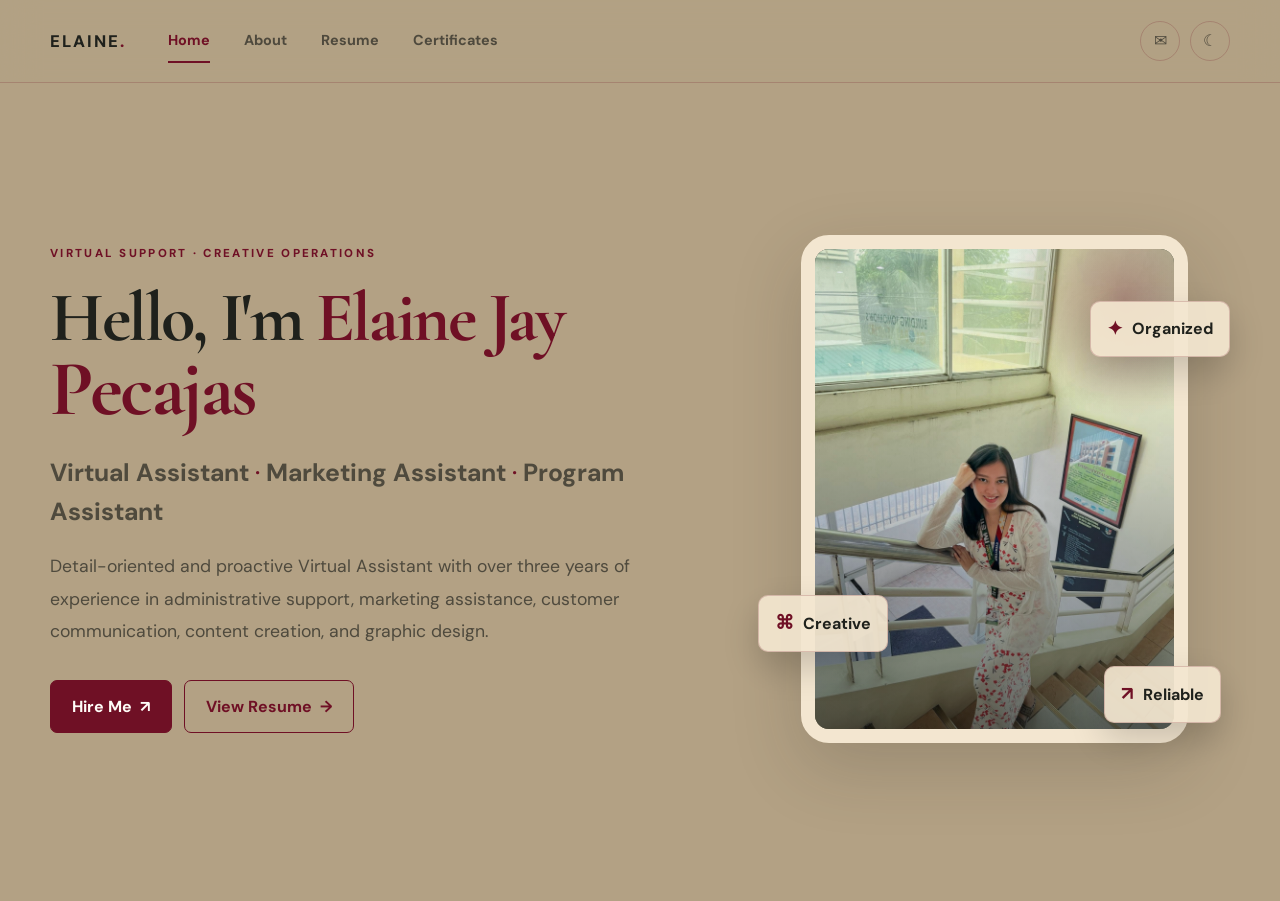
<file: index.html>
<!doctype html>
<html lang="en">
<head>
  <meta charset="UTF-8"><meta name="viewport" content="width=device-width, initial-scale=1.0">
  <meta name="description" content="Elaine Jay Pecajas — Virtual Assistant, Marketing Assistant, and Program Assistant.">
  <title>Elaine Jay Pecajas | Home</title>
  <link rel="stylesheet" href="styles.css">
</head>
<body class="home-page">
  <header class="site-header"><nav class="nav container" aria-label="Main navigation">
    <a class="brand" href="index.html">ELAINE<span>.</span></a>
    <div class="nav-links"><a class="active" href="index.html">Home</a><a href="about.html">About</a><a href="resume.html">Resume</a><a href="certificates.html">Certificates</a></div>
    <div class="nav-actions"><a class="icon-button" href="mailto:lainepecajas01@gmail.com" data-copy="lainepecajas01@gmail.com" aria-label="Email Elaine (click to copy)">✉</a><button class="icon-button" id="theme-toggle" type="button" aria-label="Switch to light mode">☼</button><button class="icon-button menu-button" id="menu-toggle" type="button" aria-label="Open navigation menu" aria-expanded="false">☰</button></div>
  </nav></header>
  <main class="page-main"><section class="page-hero container">
    <div class="reveal"><div class="eyebrow">Virtual support · creative operations</div><h1><span class="hello-line">Hello, I'm <span class="accent">Elaine Jay</span></span><br><span class="accent surname">Pecajas</span></h1>
      <p class="hero-role">Virtual Assistant <b>·</b> Marketing Assistant <b>·</b> Program Assistant</p>
      <p class="lead">Detail-oriented and proactive Virtual Assistant with over three years of experience in administrative support, marketing assistance, customer communication, content creation, and graphic design.</p>
      <div class="actions"><a class="button primary" href="mailto:lainepecajas01@gmail.com">Hire Me <span>↗</span></a><a class="button secondary" href="resume.html">View Resume <span>→</span></a></div>
    </div>
    <div class="visual reveal delay-2" aria-label="Portrait of Elaine Jay Pecajas"><div class="profile-art"><img class="profile-photo" src="Laine.jpg" alt="Elaine Jay Pecajas standing on a staircase"><div class="photo-shade"></div></div><div class="float-label label-one"><b>✦</b> Organized</div><div class="float-label label-two"><b>⌘</b> Creative</div><div class="float-label label-three"><b>↗</b> Reliable</div></div>
  </section></main>
  <footer class="site-footer container"><span>© 2026 Elaine Jay Pecajas</span><span>Available for organized, reliable support.</span></footer>
  <script src="script.js"></script>
</body>
</html>
</file>
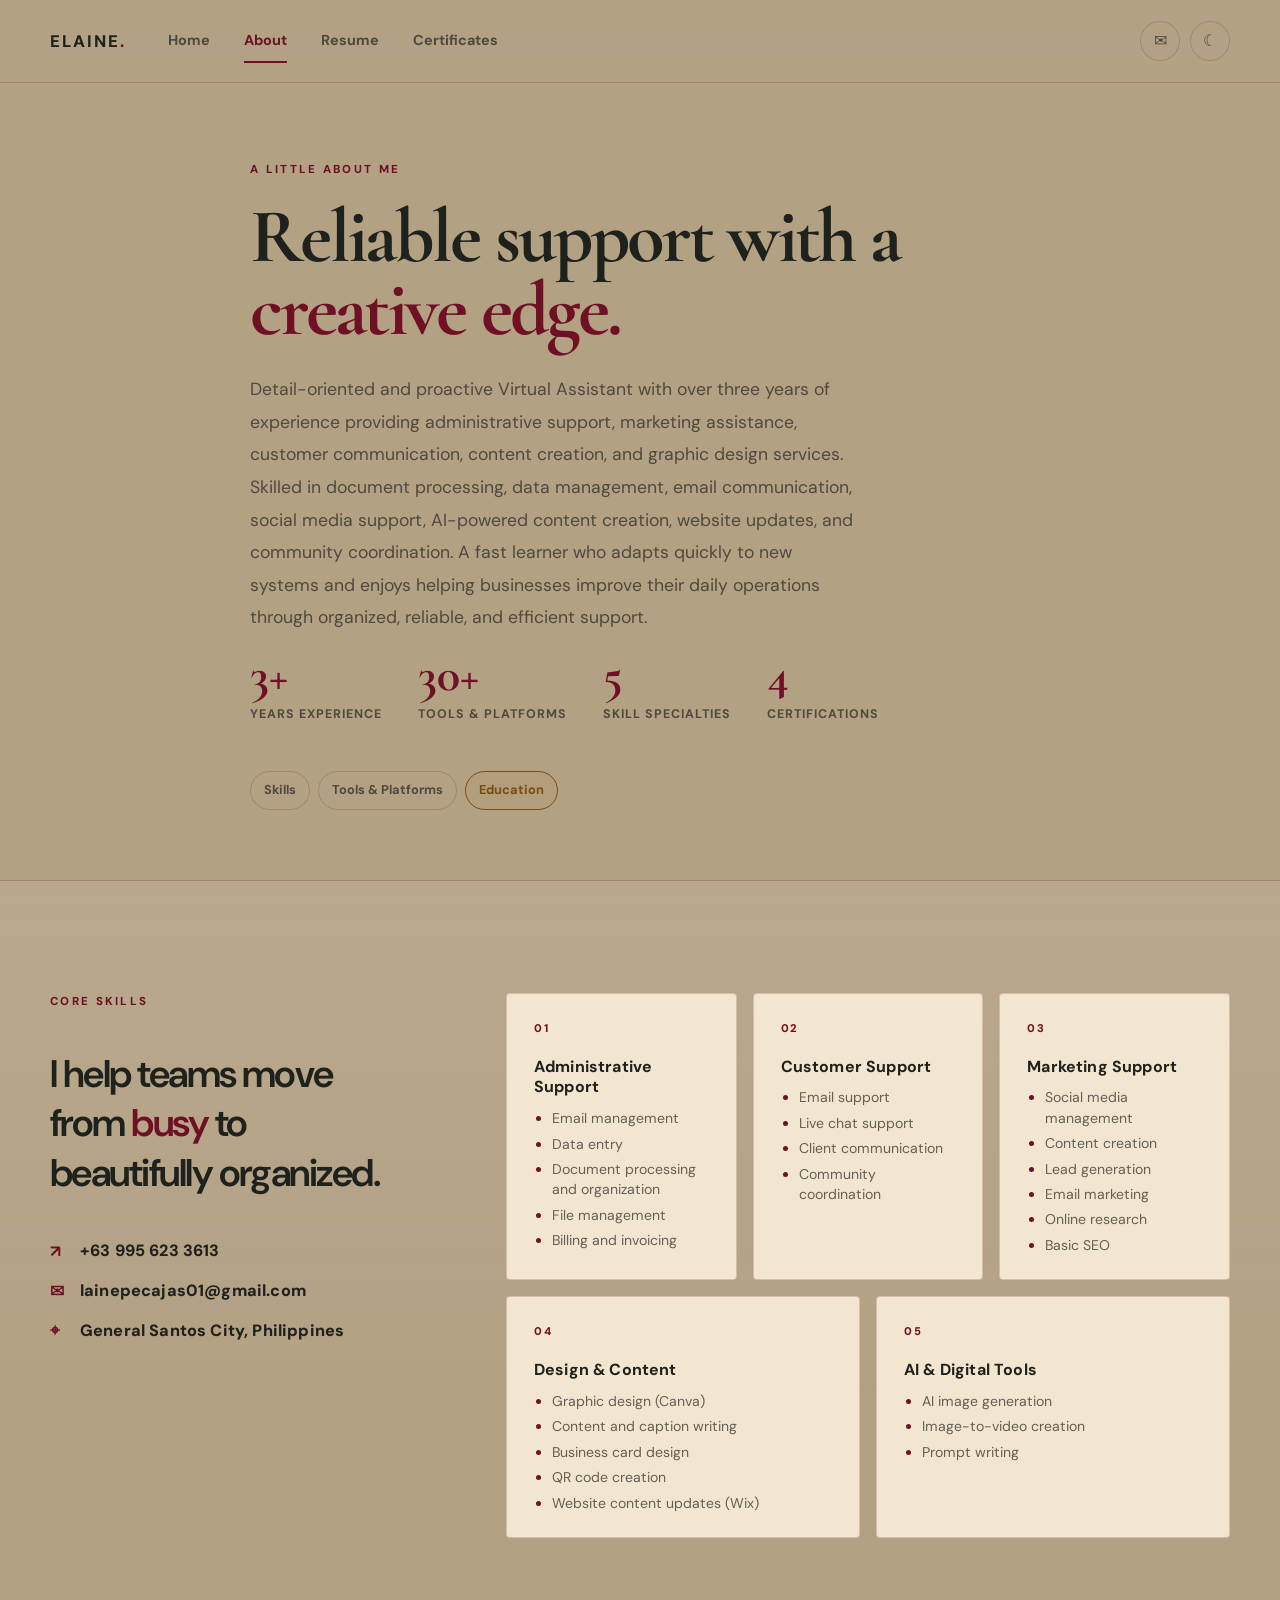
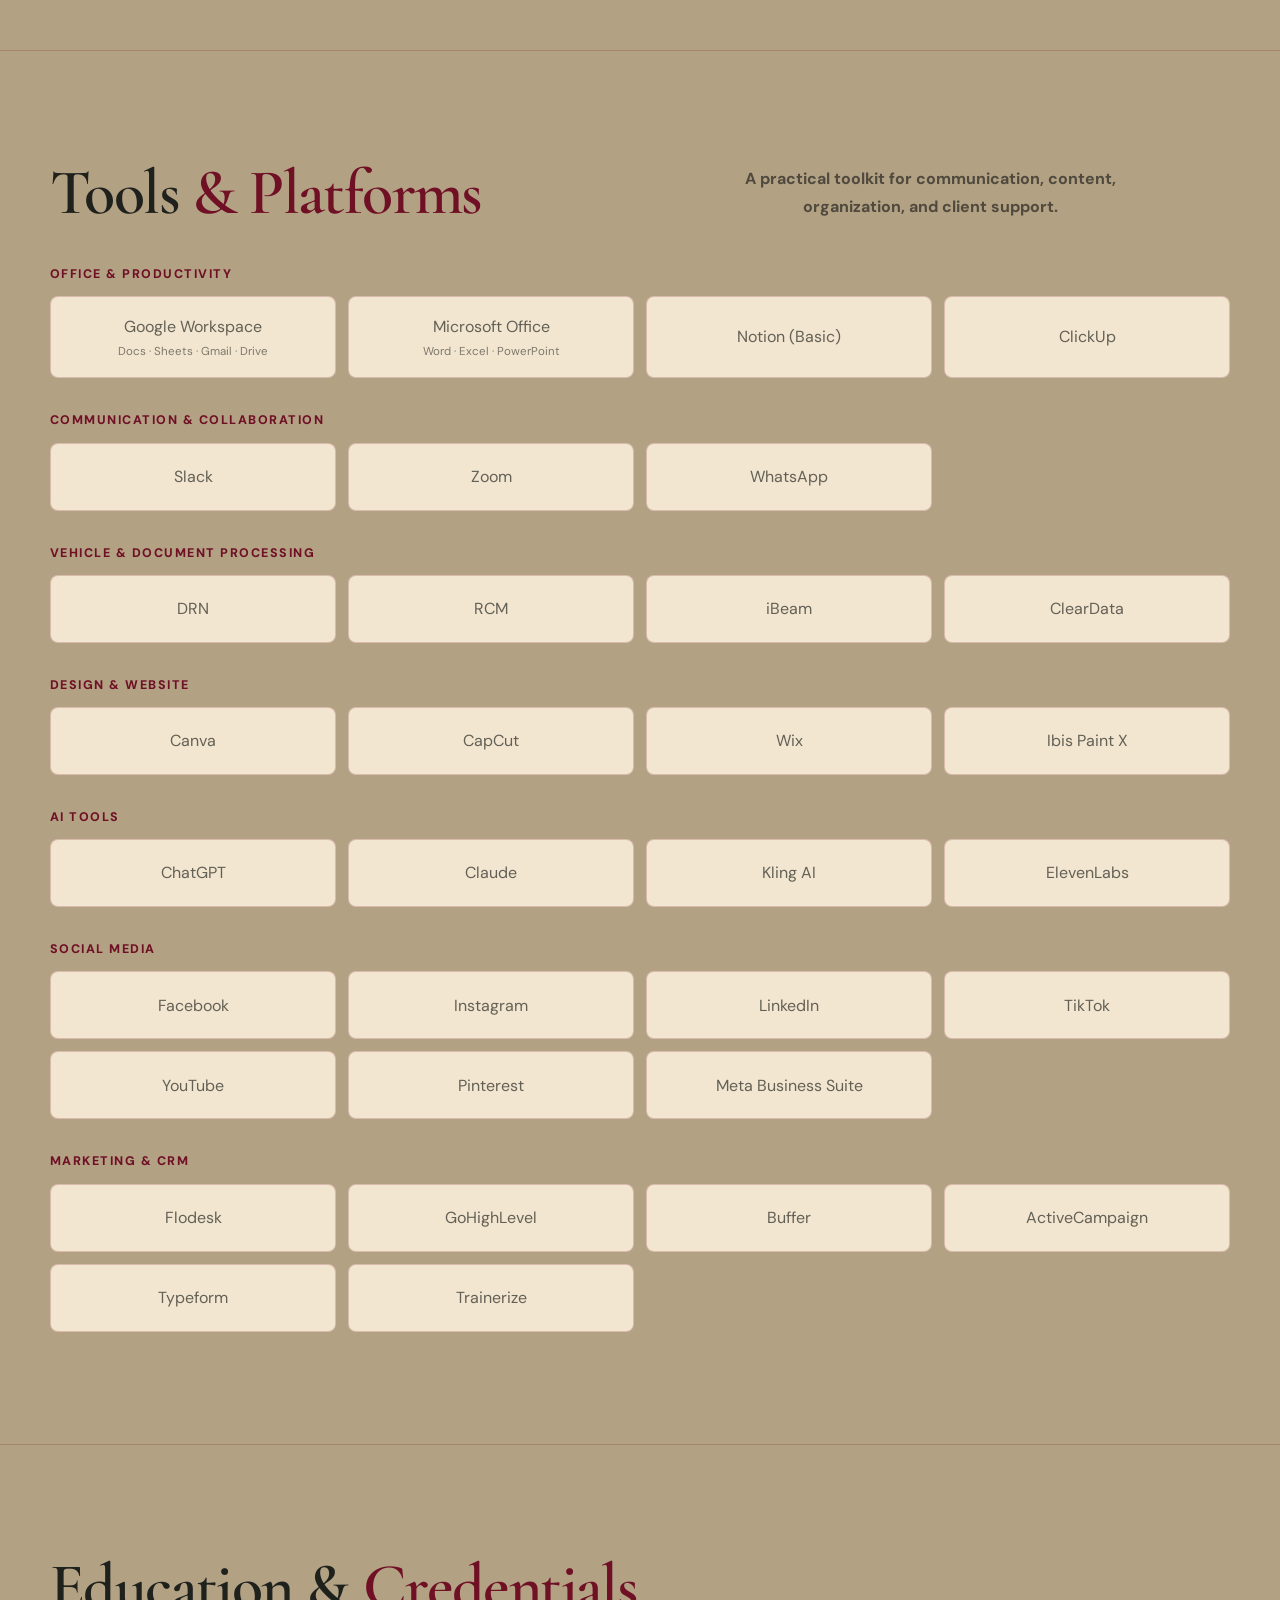
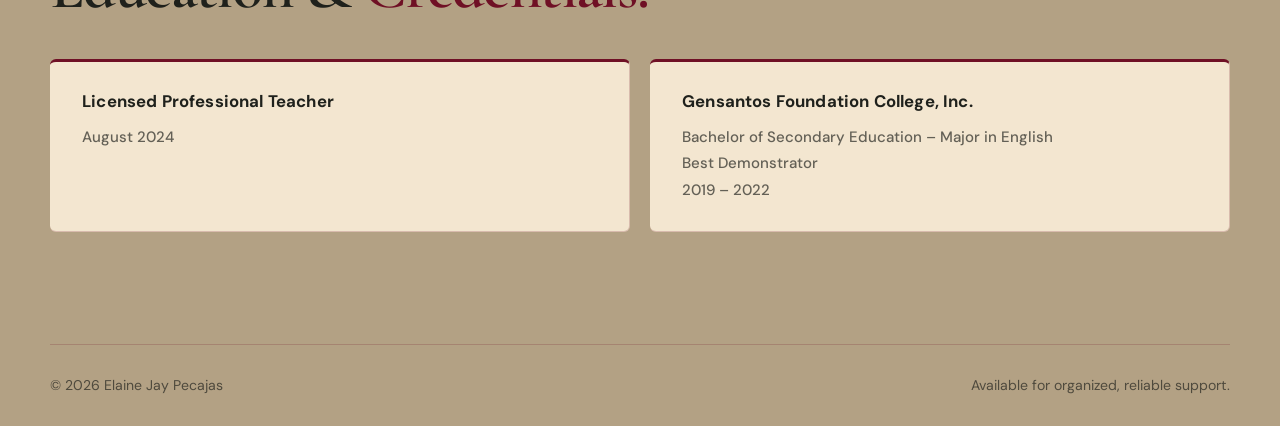
<file: about.html>
<!doctype html>
<html lang="en">
<head>
  <meta charset="UTF-8"><meta name="viewport" content="width=device-width, initial-scale=1.0">
  <meta name="description" content="About Elaine Jay Pecajas, her skills, tools, and professional credentials.">
  <title>Elaine Jay Pecajas | About</title>
  <link rel="stylesheet" href="styles.css">
</head>
<body>
  <header class="site-header"><nav class="nav container" aria-label="Main navigation">
    <a class="brand" href="index.html">ELAINE<span>.</span></a><div class="nav-links"><a href="index.html">Home</a><a class="active" href="about.html">About</a><a href="resume.html">Resume</a><a href="certificates.html">Certificates</a></div>
    <div class="nav-actions"><a class="icon-button" href="mailto:lainepecajas01@gmail.com" data-copy="lainepecajas01@gmail.com" aria-label="Email Elaine (click to copy)">✉</a><button class="icon-button" id="theme-toggle" type="button" aria-label="Switch to light mode">☼</button><button class="icon-button menu-button" id="menu-toggle" type="button" aria-label="Open navigation menu" aria-expanded="false">☰</button></div>
  </nav></header>
  <main class="page-main">
    <section class="page-intro container reveal"><div class="eyebrow">A little about me</div><h1>Reliable support with a <span class="accent">creative edge.</span></h1><p class="lead">Detail-oriented and proactive Virtual Assistant with over three years of experience providing administrative support, marketing assistance, customer communication, content creation, and graphic design services. Skilled in document processing, data management, email communication, social media support, AI-powered content creation, website updates, and community coordination. A fast learner who adapts quickly to new systems and enjoys helping businesses improve their daily operations through organized, reliable, and efficient support.</p>
      <div class="stats-strip"><div class="stat"><span class="stat-value"><span class="stat-number" data-target="3">0</span>+</span><p>Years Experience</p></div><div class="stat"><span class="stat-value"><span class="stat-number" data-target="30">0</span>+</span><p>Tools &amp; Platforms</p></div><div class="stat"><span class="stat-value"><span class="stat-number" data-target="5">0</span></span><p>Skill Specialties</p></div><div class="stat"><span class="stat-value"><span class="stat-number" data-target="4">0</span></span><p>Certifications</p></div></div>
      <div class="filters section-jump" role="navigation" aria-label="Jump to section"><a href="#skills-section" class="filter active">Skills</a><a href="#tools-section" class="filter">Tools &amp; Platforms</a><a href="#education-section" class="filter">Education</a></div>
    </section>
    <section class="section skills-section" id="skills-section"><div class="container about-grid"><div class="reveal"><div class="eyebrow">Core skills</div><p class="big-statement">I help teams move from <span>busy</span> to beautifully organized.</p><div class="contact-list"><a href="tel:+639956233613" data-copy="+639956233613"><strong>↗</strong> +63 995 623 3613</a><a href="mailto:lainepecajas01@gmail.com" data-copy="lainepecajas01@gmail.com"><strong>✉</strong> lainepecajas01@gmail.com</a><button type="button" data-copy="General Santos City, Philippines"><strong>⌖</strong> General Santos City, Philippines</button></div></div><div class="card-grid reveal delay-1"><article class="card"><span class="skill-index">01</span><h3>Administrative Support</h3><ul class="skill-list"><li>Email management</li><li>Data entry</li><li>Document processing and organization</li><li>File management</li><li>Billing and invoicing</li></ul></article><article class="card"><span class="skill-index">02</span><h3>Customer Support</h3><ul class="skill-list"><li>Email support</li><li>Live chat support</li><li>Client communication</li><li>Community coordination</li></ul></article><article class="card"><span class="skill-index">03</span><h3>Marketing Support</h3><ul class="skill-list"><li>Social media management</li><li>Content creation</li><li>Lead generation</li><li>Email marketing</li><li>Online research</li><li>Basic SEO</li></ul></article><article class="card"><span class="skill-index">04</span><h3>Design & Content</h3><ul class="skill-list"><li>Graphic design (Canva)</li><li>Content and caption writing</li><li>Business card design</li><li>QR code creation</li><li>Website content updates (Wix)</li></ul></article><article class="card"><span class="skill-index">05</span><h3>AI & Digital Tools</h3><ul class="skill-list"><li>AI image generation</li><li>Image-to-video creation</li><li>Prompt writing</li></ul></article></div></div></section>
    <section class="section tools-section" id="tools-section"><div class="container"><div class="section-head"><h2>Tools <span class="accent">&amp; Platforms</span></h2><p>A practical toolkit for communication, content, organization, and client support.</p></div><div class="tool-categories reveal"><div class="tool-category"><h3>Office &amp; Productivity</h3><div class="tool-grid"><div class="tool">Google Workspace<br><small>Docs · Sheets · Gmail · Drive</small></div><div class="tool">Microsoft Office<br><small>Word · Excel · PowerPoint</small></div><div class="tool">Notion (Basic)</div><div class="tool">ClickUp</div></div></div><div class="tool-category"><h3>Communication &amp; Collaboration</h3><div class="tool-grid"><div class="tool">Slack</div><div class="tool">Zoom</div><div class="tool">WhatsApp</div></div></div><div class="tool-category"><h3>Vehicle &amp; Document Processing</h3><div class="tool-grid"><div class="tool">DRN</div><div class="tool">RCM</div><div class="tool">iBeam</div><div class="tool">ClearData</div></div></div><div class="tool-category"><h3>Design &amp; Website</h3><div class="tool-grid"><div class="tool">Canva</div><div class="tool">CapCut</div><div class="tool">Wix</div><div class="tool">Ibis Paint X</div></div></div><div class="tool-category"><h3>AI Tools</h3><div class="tool-grid"><div class="tool">ChatGPT</div><div class="tool">Claude</div><div class="tool">Kling AI</div><div class="tool">ElevenLabs</div></div></div><div class="tool-category"><h3>Social Media</h3><div class="tool-grid"><div class="tool">Facebook</div><div class="tool">Instagram</div><div class="tool">LinkedIn</div><div class="tool">TikTok</div><div class="tool">YouTube</div><div class="tool">Pinterest</div><div class="tool">Meta Business Suite</div></div></div><div class="tool-category"><h3>Marketing &amp; CRM</h3><div class="tool-grid"><div class="tool">Flodesk</div><div class="tool">GoHighLevel</div><div class="tool">Buffer</div><div class="tool">ActiveCampaign</div><div class="tool">Typeform</div><div class="tool">Trainerize</div></div></div></div></div></section>
    <section class="section" id="education-section"><div class="container"><div class="section-head"><h2>Education &amp; <span class="accent">Credentials.</span></h2></div><div class="education reveal"><article class="card"><h3>Licensed Professional Teacher</h3><p>August 2024</p></article><article class="card"><h3>Gensantos Foundation College, Inc.</h3><p>Bachelor of Secondary Education – Major in English<br>Best Demonstrator<br>2019 – 2022</p></article></div></div></section>
  </main>
  <footer class="site-footer container"><span>© 2026 Elaine Jay Pecajas</span><span>Available for organized, reliable support.</span></footer>
  <script src="script.js"></script>
</body>
</html>
</file>
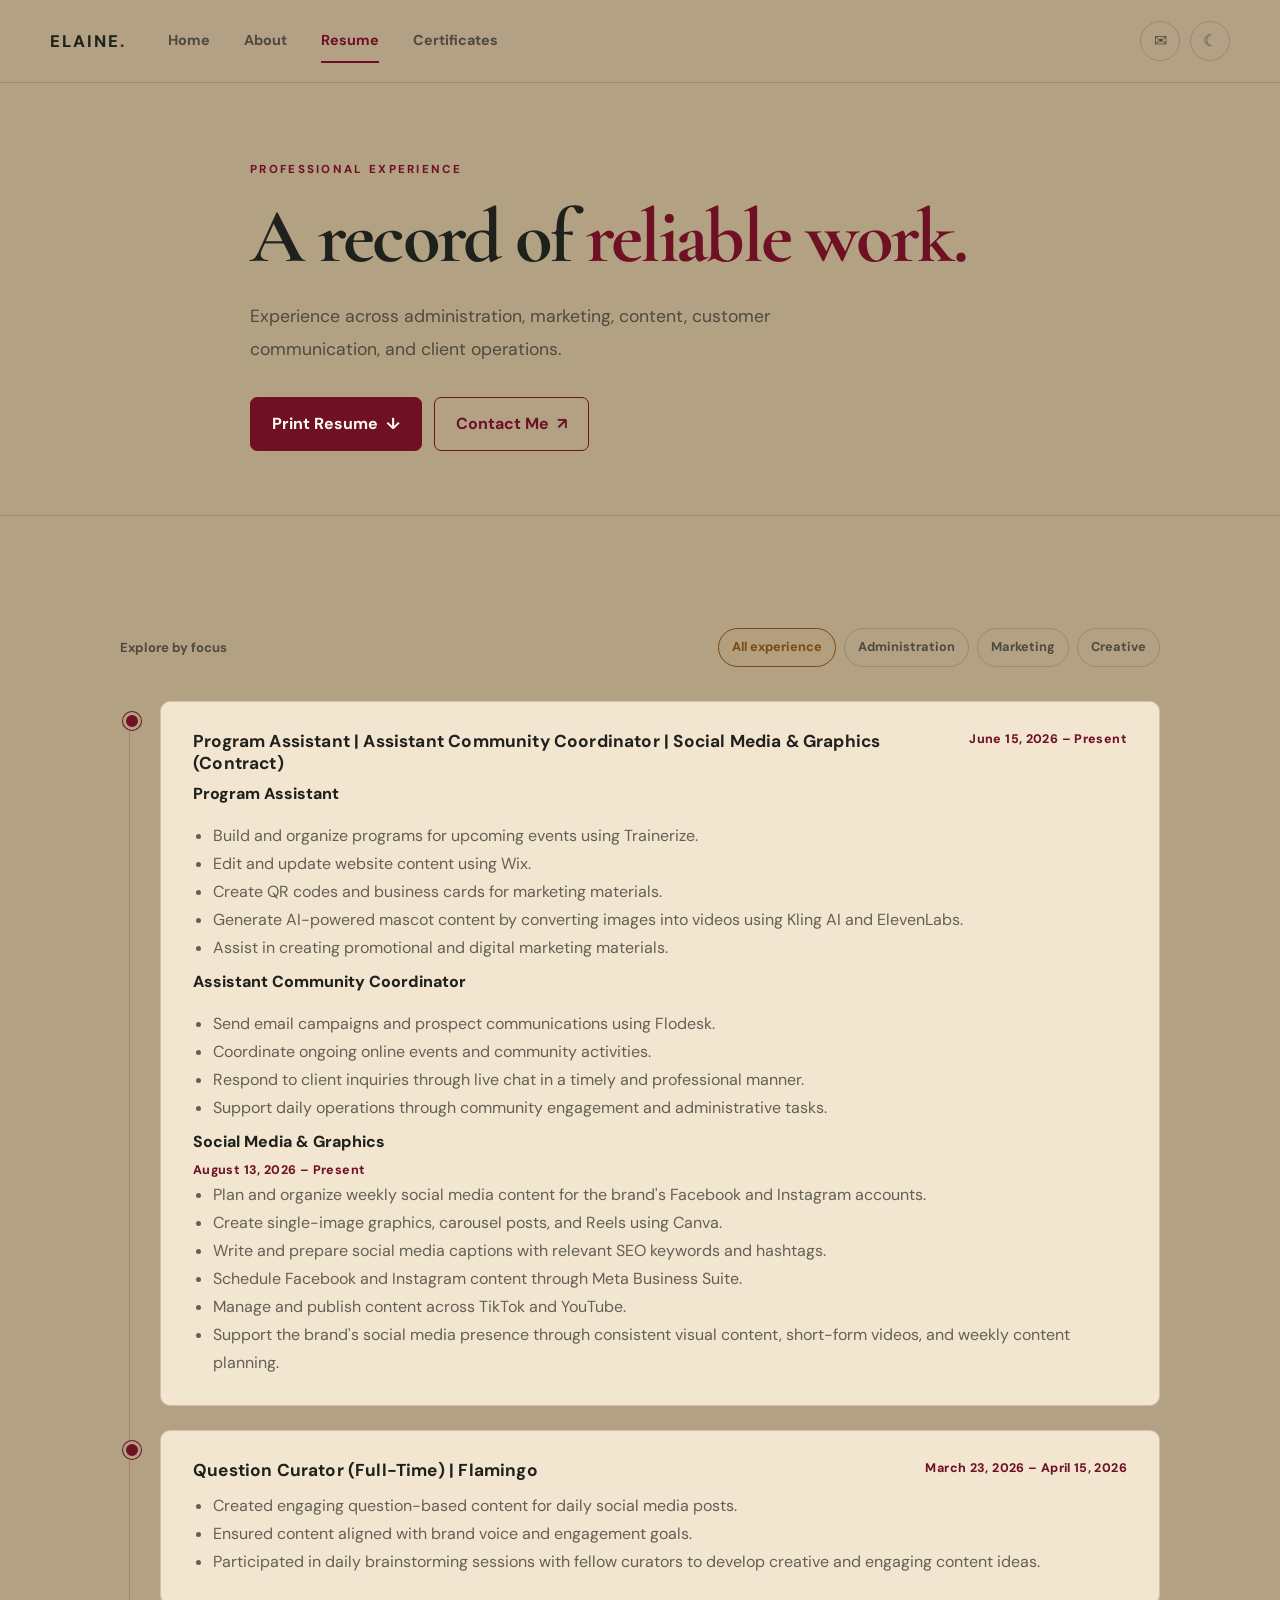
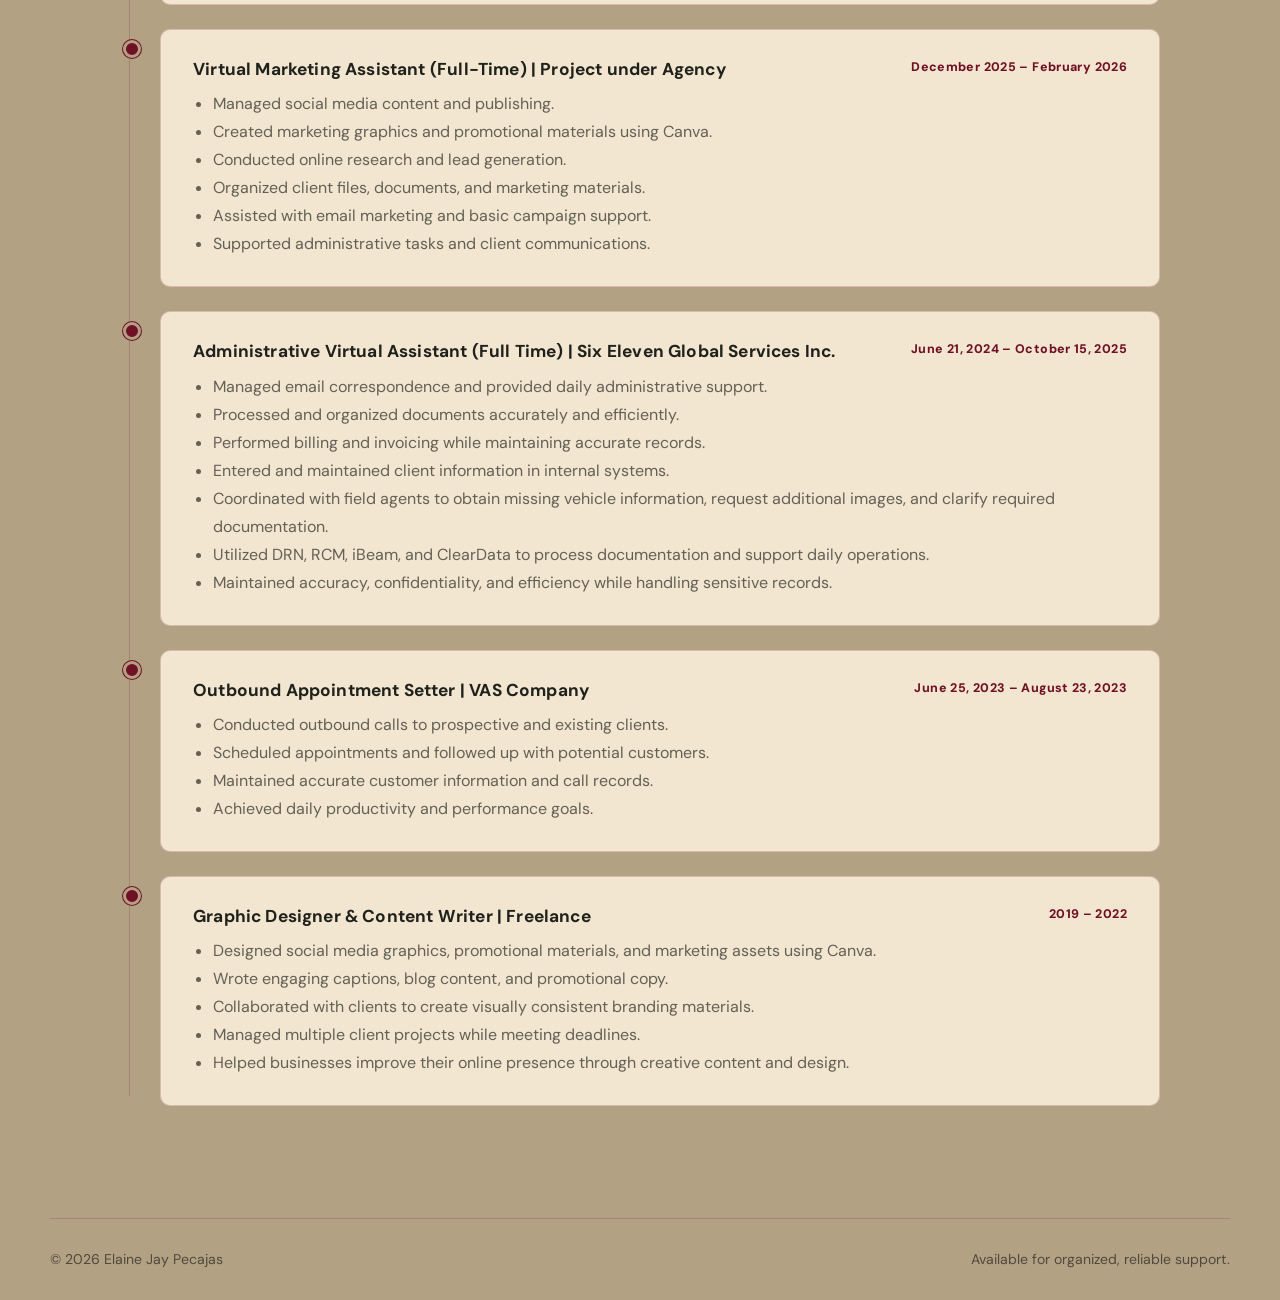
<file: resume.html>
<!doctype html>
<html lang="en">
<head>
  <meta charset="UTF-8"><meta name="viewport" content="width=device-width, initial-scale=1.0">
  <meta name="description" content="Professional experience of Elaine Jay Pecajas.">
  <title>Elaine Jay Pecajas | Resume</title>
  <link rel="stylesheet" href="styles.css">
</head>
<body>
  <header class="site-header"><nav class="nav container" aria-label="Main navigation">
    <a class="brand" href="index.html">ELAINE<span>.</span></a><div class="nav-links"><a href="index.html">Home</a><a href="about.html">About</a><a class="active" href="resume.html">Resume</a><a href="certificates.html">Certificates</a></div>
    <div class="nav-actions"><a class="icon-button" href="mailto:lainepecajas01@gmail.com" data-copy="lainepecajas01@gmail.com" aria-label="Email Elaine (click to copy)">✉</a><button class="icon-button" id="theme-toggle" type="button" aria-label="Switch to light mode">☼</button><button class="icon-button menu-button" id="menu-toggle" type="button" aria-label="Open navigation menu" aria-expanded="false">☰</button></div>
  </nav></header>
  <main class="page-main">
    <section class="print-resume-only">
      <header class="print-header"><h1>Elaine Jay Pecajas</h1><p>Virtual Assistant | Marketing Assistant | Program Assistant</p><div class="print-contact"><span>+63 995 623 3613</span><span>lainepecajas01@gmail.com</span><span>General Santos City, Philippines</span></div></header>
      <section class="print-section"><h2>About</h2><p>Detail-oriented and proactive Virtual Assistant with over three years of experience providing administrative support, marketing assistance, customer communication, content creation, and graphic design services. Skilled in document processing, data management, email communication, social media support, AI-powered content creation, website updates, and community coordination. A fast learner who adapts quickly to new systems and enjoys helping businesses improve their daily operations through organized, reliable, and efficient support.</p></section>
      <section class="print-section"><h2>Core Skills</h2><div class="print-columns"><ul><li>Administrative Support</li><li>Email Management</li><li>Data Entry</li><li>Document Processing and Organization</li><li>File Management</li><li>Billing &amp; Invoicing</li><li>Customer Support</li><li>Email, Live Chat, and Client Support</li></ul><ul><li>Community Coordination</li><li>Marketing Support</li><li>Social Media Management</li><li>Content Creation</li><li>Lead Generation</li><li>Email Marketing</li><li>Online Research</li><li>Basic SEO</li></ul><ul><li>Graphic Design (Canva)</li><li>Content and Caption Writing</li><li>Business Card Design</li><li>QR Code Creation</li><li>Website Content Updates (Wix)</li><li>AI Image Generation</li><li>Image-to-Video Creation</li><li>Prompt Writing</li></ul></div></section>
      <section class="print-section"><h2>Tools &amp; Platforms</h2><div class="print-tool-list"><p><strong>Office &amp; Productivity:</strong> Google Workspace (Docs, Sheets, Gmail, Drive), Microsoft Office (Word, Excel, PowerPoint), Notion (Basic), ClickUp</p><p><strong>Communication &amp; Collaboration:</strong> Slack, Zoom, WhatsApp</p><p><strong>Vehicle &amp; Document Processing:</strong> DRN, RCM, iBeam, ClearData</p><p><strong>Design &amp; Website:</strong> Canva, CapCut, Wix, Ibis Paint X</p><p><strong>AI Tools:</strong> ChatGPT, Claude, Kling AI, ElevenLabs</p><p><strong>Social Media:</strong> Facebook, Instagram, LinkedIn, TikTok, YouTube, Pinterest, Meta Business Suite</p><p><strong>Marketing &amp; CRM:</strong> Flodesk, GoHighLevel, Buffer, ActiveCampaign, Typeform, Trainerize</p></div></section>
      <section class="print-section"><h2>Education &amp; Credentials</h2><p><strong>Licensed Professional Teacher</strong> | August 2024</p><p><strong>Gensantos Foundation College, Inc.</strong> | Bachelor of Secondary Education - Major in English | Best Demonstrator | 2019 - 2022</p></section>
    </section>
    <section class="page-intro container reveal"><div class="eyebrow">Professional experience</div><h1>A record of <span class="accent">reliable work.</span></h1><p class="lead">Experience across administration, marketing, content, customer communication, and client operations.</p><div class="actions"><button class="button primary" type="button" onclick="window.print()">Print Resume <span>↓</span></button><a class="button secondary" href="mailto:lainepecajas01@gmail.com">Contact Me <span>↗</span></a></div></section>
    <section class="section"><div class="container"><div class="resume-tools"><span class="filter-label">Explore by focus</span><div class="filters" role="group" aria-label="Filter experience"><button class="filter active" data-filter="all" type="button">All experience</button><button class="filter" data-filter="admin" type="button">Administration</button><button class="filter" data-filter="marketing" type="button">Marketing</button><button class="filter" data-filter="creative" type="button">Creative</button></div></div><div class="timeline"><h2 class="print-experience-title">Professional Experience</h2>
      <article class="job" data-category="admin creative"><div class="job-card"><div class="job-top"><h3>Program Assistant | Assistant Community Coordinator | Social Media &amp; Graphics (Contract)</h3><span class="date">June 15, 2026 – Present</span></div><p class="job-company job-subtitle">Program Assistant</p><ul><li>Build and organize programs for upcoming events using Trainerize.</li><li>Edit and update website content using Wix.</li><li>Create QR codes and business cards for marketing materials.</li><li>Generate AI-powered mascot content by converting images into videos using Kling AI and ElevenLabs.</li><li>Assist in creating promotional and digital marketing materials.</li></ul><p class="job-company job-subtitle">Assistant Community Coordinator</p><ul><li>Send email campaigns and prospect communications using Flodesk.</li><li>Coordinate ongoing online events and community activities.</li><li>Respond to client inquiries through live chat in a timely and professional manner.</li><li>Support daily operations through community engagement and administrative tasks.</li></ul><p class="job-company job-subtitle social-subtitle">Social Media &amp; Graphics</p><span class="date secondary-date">August 13, 2026 – Present</span><ul><li>Plan and organize weekly social media content for the brand's Facebook and Instagram accounts.</li><li>Create single-image graphics, carousel posts, and Reels using Canva.</li><li>Write and prepare social media captions with relevant SEO keywords and hashtags.</li><li>Schedule Facebook and Instagram content through Meta Business Suite.</li><li>Manage and publish content across TikTok and YouTube.</li><li>Support the brand's social media presence through consistent visual content, short-form videos, and weekly content planning.</li></ul></div></article>
      <article class="job" data-category="marketing"><div class="job-card"><div class="job-top"><h3>Question Curator (Full-Time) | Flamingo</h3><span class="date">March 23, 2026 – April 15, 2026</span></div><ul><li>Created engaging question-based content for daily social media posts.</li><li>Ensured content aligned with brand voice and engagement goals.</li><li>Participated in daily brainstorming sessions with fellow curators to develop creative and engaging content ideas.</li></ul></div></article>
      <article class="job" data-category="marketing"><div class="job-card"><div class="job-top"><h3>Virtual Marketing Assistant (Full-Time) | Project under Agency</h3><span class="date">December 2025 – February 2026</span></div><ul><li>Managed social media content and publishing.</li><li>Created marketing graphics and promotional materials using Canva.</li><li>Conducted online research and lead generation.</li><li>Organized client files, documents, and marketing materials.</li><li>Assisted with email marketing and basic campaign support.</li><li>Supported administrative tasks and client communications.</li></ul></div></article>
      <article class="job" data-category="admin"><div class="job-card"><div class="job-top"><h3>Administrative Virtual Assistant (Full Time) | Six Eleven Global Services Inc.</h3><span class="date">June 21, 2024 – October 15, 2025</span></div><ul><li>Managed email correspondence and provided daily administrative support.</li><li>Processed and organized documents accurately and efficiently.</li><li>Performed billing and invoicing while maintaining accurate records.</li><li>Entered and maintained client information in internal systems.</li><li>Coordinated with field agents to obtain missing vehicle information, request additional images, and clarify required documentation.</li><li>Utilized DRN, RCM, iBeam, and ClearData to process documentation and support daily operations.</li><li>Maintained accuracy, confidentiality, and efficiency while handling sensitive records.</li></ul></div></article>
      <article class="job" data-category="admin"><div class="job-card"><div class="job-top"><h3>Outbound Appointment Setter | VAS Company</h3><span class="date">June 25, 2023 – August 23, 2023</span></div><ul><li>Conducted outbound calls to prospective and existing clients.</li><li>Scheduled appointments and followed up with potential customers.</li><li>Maintained accurate customer information and call records.</li><li>Achieved daily productivity and performance goals.</li></ul></div></article>
      <article class="job" data-category="creative"><div class="job-card"><div class="job-top"><h3>Graphic Designer &amp; Content Writer | Freelance</h3><span class="date">2019 – 2022</span></div><ul><li>Designed social media graphics, promotional materials, and marketing assets using Canva.</li><li>Wrote engaging captions, blog content, and promotional copy.</li><li>Collaborated with clients to create visually consistent branding materials.</li><li>Managed multiple client projects while meeting deadlines.</li><li>Helped businesses improve their online presence through creative content and design.</li></ul></div></article>
    </div></div></section>
  </main>
  <footer class="site-footer container"><span>© 2026 Elaine Jay Pecajas</span><span>Available for organized, reliable support.</span></footer>
  <script src="script.js"></script>
</body>
</html>
</file>
<file: styles.css>
@import url('https://fonts.googleapis.com/css2?family=Cormorant+Garamond:wght@500;600;700&family=DM+Sans:wght@400;500;600;700&display=swap');

:root { color-scheme:light; --black:#1F211C; --white:#FFFDF8; --paper:#B3A184; --wine:#6F1025; --gold:#7A4A12; --gold-soft:#D8C28A; --midnight:#1C271E; --bg:var(--paper); --surface:#F3E6D0; --surface-2:#C8B99E; --text:var(--black); --muted:rgba(31,33,28,.68); --line:rgba(111,16,37,.2); --accent:var(--wine); --button-bg:var(--wine); --button-text:var(--white); --shadow:0 24px 70px rgba(31,33,28,.18); --ease:cubic-bezier(.19,1,.22,1); }
:root.dark { color-scheme:dark; --gold:#B08D3B; --bg:linear-gradient(122deg,#1F211C 0%,#3A1C24 78%); --surface:rgba(28,39,30,.92); --surface-2:rgba(216,194,138,.2); --text:var(--white); --muted:rgba(255,253,248,.76); --line:rgba(255,253,248,.22); --accent:var(--gold-soft); --button-bg:var(--wine); --button-text:var(--white); --shadow:0 24px 70px rgba(28,39,30,.38); }
* { box-sizing:border-box; }
html { scroll-behavior:smooth; }
body { margin:0; background:var(--bg); color:var(--text); font-family:'DM Sans',sans-serif; line-height:1.6; transition:background .3s ease,color .3s ease; }
a { color:inherit; text-decoration:none; }
button { font:inherit; }
a:focus-visible,button:focus-visible { outline:2px solid var(--accent); outline-offset:3px; border-radius:4px; }
.scroll-progress { position:fixed; top:0; left:0; height:3px; width:0; background:var(--accent); z-index:30; transition:width .12s ease-out; }
.container { width:min(1180px,calc(100% - 64px)); margin:0 auto; }
.site-header { position:sticky; top:0; z-index:20; border-bottom:1px solid var(--line); background:color-mix(in srgb,var(--bg) 86%,transparent); backdrop-filter:blur(18px); }
.nav { height:82px; display:flex; align-items:center; gap:42px; }
.brand { font:800 1.05rem 'DM Sans',sans-serif; letter-spacing:.12em; }
.brand span,.accent { color:var(--accent); }
.nav-links { display:flex; align-items:center; gap:34px; margin-right:auto; }
.nav-links a { position:relative; color:var(--muted); font-size:.9rem; font-weight:700; padding:28px 0; transition:color .2s ease; }
.nav-links a::after { content:''; position:absolute; left:0; right:0; bottom:18px; height:2px; background:var(--accent); transform:scaleX(0); transform-origin:left; transition:transform .2s ease; }
.nav-links a:hover,.nav-links a.active { color:var(--accent); }
.nav-links a.active::after,.nav-links a:hover::after { transform:scaleX(1); }
.nav-actions { display:flex; gap:10px; align-items:center; }
.icon-button { width:40px; height:40px; display:grid; place-items:center; border:1px solid var(--line); border-radius:50%; color:var(--muted); background:transparent; cursor:pointer; transition:color .2s ease,border-color .2s ease,transform .3s var(--ease); }
.icon-button:hover { color:var(--accent); border-color:var(--accent); transform:translateY(-2px); }
.icon-button:active { transform:translateY(0) scale(.92); }
.menu-button { display:none; }
.back-top { position:fixed; z-index:15; right:24px; bottom:24px; opacity:0; pointer-events:none; transform:translateY(12px); transition:.25s ease; }
.back-top.visible { opacity:1; pointer-events:auto; transform:translateY(0); }
.page-main { min-height:calc(100vh - 82px); }
.page-hero { padding:78px 0 105px; display:grid; grid-template-columns:1.05fr .95fr; gap:70px; align-items:center; }
.eyebrow { color:var(--accent); text-transform:uppercase; letter-spacing:.2em; font-size:.72rem; font-weight:800; }
h1,h2,h3 { font-family:'Cormorant Garamond',serif; margin:0; line-height:.95; }
h1 { max-width:760px; margin-top:22px; font-size:clamp(4rem,8vw,7.6rem); font-weight:700; letter-spacing:-.035em; }
.hello-line { white-space:nowrap; }
h2 { font-size:clamp(2.5rem,5vw,4.8rem); font-weight:600; letter-spacing:-.025em; }
h3 { font-size:1.35rem; font-weight:600; }
.lead { color:var(--muted); font-size:1.1rem; line-height:1.85; max-width:610px; }
.hero-role { color:var(--muted); font-size:clamp(1.2rem,2vw,1.55rem); font-weight:700; margin:26px 0 18px; }
.hero-role b { color:var(--accent); font-weight:500; }
.actions { display:flex; gap:12px; flex-wrap:wrap; margin-top:32px; }
.button { display:inline-flex; align-items:center; justify-content:center; gap:8px; border:1px solid var(--accent); border-radius:7px; padding:13px 21px; font-weight:700; cursor:pointer; transition:transform .35s var(--ease),box-shadow .3s ease,background .2s ease; }
.button.primary { color:var(--button-text); background:var(--button-bg); border-color:var(--button-bg); }
.button.primary:hover { color:var(--white); background:var(--black); border-color:var(--black); }
.button.secondary { color:var(--accent); background:transparent; }
.button:hover { transform:translateY(-3px); box-shadow:0 10px 25px rgba(255,255,255,.16); }
.button:active { transform:translateY(-1px); box-shadow:none; }
.visual { position:relative; min-height:450px; display:grid; place-items:center; }
.profile-art { position:relative; width:min(390px,82%); aspect-ratio:.76; overflow:hidden; border:14px solid var(--surface); border-radius:28px; background:var(--midnight); box-shadow:var(--shadow); animation:float 7s ease-in-out infinite; }
.profile-photo { width:100%; height:100%; display:block; object-fit:cover; object-position:center 42%; filter:saturate(.88) contrast(1.04); transform:scale(1.02); }
.photo-shade { position:absolute; inset:0; background:linear-gradient(180deg,rgba(4,13,17,.08) 32%,rgba(4,13,17,.6) 100%); pointer-events:none; }
.profile-art::after { content:''; position:absolute; width:250px; height:250px; top:-75px; right:-75px; border-radius:50%; background:radial-gradient(circle,rgba(111,16,37,.38),transparent 67%); }
.profile-body { position:absolute; inset:auto 17% 0; height:67%; border-radius:50% 50% 0 0; background:linear-gradient(130deg,#1c1c1c,var(--black) 72%); border:1px solid rgba(255,255,255,.12); }
.profile-head { position:absolute; z-index:1; width:35%; aspect-ratio:.82; left:32.5%; top:18%; border-radius:48% 48% 44% 44%; background:#b9876c; box-shadow:inset -17px -8px 0 rgba(33,30,30,.18); }
.profile-head::before { content:''; position:absolute; width:116%; height:46%; left:-8%; top:-7%; border-radius:60% 60% 30% 30%; background:var(--black); }
.profile-head::after { content:''; position:absolute; width:12px; height:5px; left:43%; top:56%; border-radius:50%; background:var(--black); }
.float-label { position:absolute; z-index:2; padding:12px 16px; display:flex; align-items:center; gap:9px; border:1px solid var(--line); border-radius:10px; background:color-mix(in srgb,var(--surface) 92%,transparent); box-shadow:0 15px 35px rgba(0,0,0,.18); font-weight:700; animation:float 6s ease-in-out infinite reverse; }
.float-label b { color:var(--accent); font-size:1.2rem; } .label-one { top:13%; right:0; } .label-two { left:0; bottom:18%; animation-delay:1s; } .label-three { right:2%; bottom:4%; animation-delay:2s; }
.section { border-top:1px solid var(--line); padding:112px 0; }
.section-head { display:flex; align-items:center; justify-content:space-between; gap:30px; margin-bottom:42px; }
.section-head p { max-width:440px; color:var(--muted); margin:0; line-height:1.75; text-align:center; font-weight:700; }
@media (min-width:821px) { .section-head p { margin-right:80px; } }
.page-intro { padding:78px 0 64px; max-width:780px; }
.page-intro h1 { font-size:clamp(3rem,6vw,5.7rem); }
.page-intro .lead { margin-top:26px; }
.about-grid { display:grid; grid-template-columns:360px minmax(0,1fr); gap:96px; align-items:start; }
.big-statement { font:600 clamp(1.6rem,3vw,2.55rem)/1.3 'DM Sans',sans-serif; letter-spacing:-.04em; }
.big-statement span { color:var(--accent); }
.contact-list { display:grid; gap:13px; margin-top:30px; }
.contact-list a,.contact-list button { color:var(--text); display:flex; gap:12px; align-items:center; font-size:1.02rem; font-weight:800; letter-spacing:.01em; }
.contact-list a { transition:color .2s ease; }
.contact-list a:hover { color:var(--accent); }
.contact-list strong { color:var(--accent); width:18px; font-size:1.05rem; }
.contact-list button { border:none; background:none; padding:0; margin:0; text-align:left; cursor:pointer; transition:color .2s ease; }
.contact-list button:hover { color:var(--accent); }
.stats-strip { display:flex; flex-wrap:wrap; gap:36px; margin:6px 0 46px; }
.stat-value { display:block; font-family:'Cormorant Garamond',serif; font-weight:700; font-size:clamp(2.1rem,4vw,3rem); color:var(--accent); line-height:1; }
.stat p { margin:6px 0 0; color:var(--muted); font-size:.78rem; font-weight:700; text-transform:uppercase; letter-spacing:.08em; }
.section-jump { margin:0 0 6px; }
.toast { position:fixed; left:50%; bottom:30px; transform:translate(-50%,10px); padding:11px 20px; border-radius:8px; background:var(--black); color:var(--white); font-size:.82rem; font-weight:700; box-shadow:var(--shadow); opacity:0; pointer-events:none; transition:opacity .25s ease,transform .25s ease; z-index:60; }
.toast.visible { opacity:1; transform:translate(-50%,0); }
.skills-section { background:linear-gradient(180deg,rgba(255,253,248,.08),transparent 68%); }
#skills-section,#tools-section,#education-section { scroll-margin-top:100px; }
.card-grid { display:grid; grid-template-columns:repeat(6,minmax(0,1fr)); gap:16px; }
.card { padding:25px; border:1px solid var(--line); border-radius:4px; background:var(--surface); transition:transform .35s var(--ease),border-color .25s ease,background .25s ease; }
.card-grid .card { min-height:184px; padding:26px 27px 24px; }
.card-grid .card:nth-child(-n+3) { grid-column:span 2; }
.card-grid .card:nth-child(n+4) { grid-column:span 3; }
.skill-index { display:block; margin-bottom:19px; color:var(--accent); font-size:.7rem; font-weight:800; letter-spacing:.14em; }
.card-grid .card { position:relative; overflow:hidden; transition:transform .35s var(--ease),color .25s ease,border-color .25s ease,box-shadow .25s ease,background .25s ease; }
.card-grid .card::after { content:'↗'; position:absolute; right:14px; bottom:10px; color:var(--accent); font-size:.78rem; opacity:0; transform:translate(-5px,5px); transition:opacity .25s ease,transform .25s ease; }
.card-grid .card::before { content:''; position:absolute; left:0; right:0; bottom:0; height:2px; background:var(--accent); transform:scaleX(0); transform-origin:left; transition:transform .25s ease; }
.card:hover { transform:translateY(-5px); border-color:var(--gold); }
.card-grid .card:hover { color:var(--text); border-color:var(--gold); box-shadow:0 12px 28px rgba(176,141,59,.2); transform:translateY(-4px); }
.card-grid .card:hover::before { transform:scaleX(1); }
.card-grid .card:hover::after { opacity:1; transform:translate(0,0); }
.card h3 { margin-bottom:10px; font:700 1rem/1.3 'DM Sans',sans-serif; letter-spacing:.01em; }
.card p { color:var(--muted); margin:0; font:500 .94rem/1.72 'DM Sans',sans-serif; }
.skill-list { display:grid; gap:5px; margin:0; padding-left:18px; color:var(--muted); font-size:.88rem; line-height:1.45; }
.skill-list li::marker { color:var(--accent); }
.timeline { position:relative; display:grid; gap:24px; max-width:1040px; margin:0 auto; }
.timeline::before { content:''; position:absolute; left:9px; top:10px; bottom:10px; width:1px; background:var(--line); }
.job { position:relative; padding-left:40px; animation:rise .7s both; } .job:nth-child(2){animation-delay:.08s}.job:nth-child(3){animation-delay:.16s}.job:nth-child(4){animation-delay:.24s}.job:nth-child(5){animation-delay:.32s}.job:nth-child(6){animation-delay:.4s}
.job::before { content:''; position:absolute; left:3px; top:11px; width:12px; height:12px; border:3px solid var(--bg); border-radius:50%; background:var(--accent); box-shadow:0 0 0 1px var(--accent); }
.job-card { padding:28px 32px; border:1px solid var(--line); border-radius:10px; background:var(--surface); transition:transform .35s var(--ease),border-color .25s ease,box-shadow .25s ease; }
.job-card:hover { transform:translateX(6px); border-color:var(--gold); box-shadow:var(--shadow); }
.job-top { display:flex; justify-content:space-between; gap:20px; align-items:start; } .job h3 { font:700 1.08rem/1.3 'DM Sans',sans-serif; letter-spacing:.01em; }
.job-company,.job ul { color:var(--muted); } .job-company { margin:7px 0 15px; } .job ul { margin:0; padding-left:20px; line-height:1.75; }
.job-top + ul { margin-top:10px; }
.job-subtitle { color:var(--text); font-weight:800; }
.social-subtitle { display:block; margin-bottom:0; }
.secondary-date { display:block; margin-top:7px; text-align:left; }
.secondary-date + ul { clear:both; }
.date { color:var(--accent); white-space:nowrap; font-size:.78rem; font-weight:800; letter-spacing:.03em; }
.resume-tools { display:flex; align-items:center; justify-content:space-between; gap:18px; margin:0 auto 34px; max-width:1040px; }
.filter-label { color:var(--muted); font-size:.82rem; font-weight:700; }
.filters { display:flex; flex-wrap:wrap; gap:8px; }
.filter { border:1px solid var(--line); border-radius:999px; padding:8px 13px; color:var(--muted); background:transparent; cursor:pointer; font-size:.8rem; font-weight:700; transition:.2s ease; }
.filter:hover,.filter.active { border-color:var(--gold); color:var(--gold); background:rgba(176,141,59,.1); }
.job.is-hidden { display:none; }
.tool-grid { display:grid; grid-template-columns:repeat(4,1fr); gap:12px; }
.tool-categories { display:grid; gap:34px; }
.tool-category h3 { margin:0 0 14px; color:var(--accent); font:800 .78rem/1.3 'DM Sans',sans-serif; letter-spacing:.12em; text-transform:uppercase; }
.tool { position:relative; overflow:hidden; min-height:68px; display:grid; place-content:center; padding:17px 15px; text-align:center; color:var(--muted); border:1px solid var(--line); border-radius:8px; background:var(--surface); transition:transform .35s var(--ease),color .25s ease,border-color .25s ease,box-shadow .25s ease,background .25s ease; }
.tool small { display:block; margin-top:4px; font-size:.72rem; line-height:1.45; opacity:.82; }
.tool::after { content:'↗'; position:absolute; right:12px; bottom:8px; color:var(--accent); font-size:.78rem; opacity:0; transform:translate(-5px,5px); transition:opacity .25s ease,transform .25s ease; }
.tool::before { content:''; position:absolute; left:0; right:0; bottom:0; height:2px; background:var(--accent); transform:scaleX(0); transform-origin:left; transition:transform .25s ease; }
.tool:hover { color:var(--text); border-color:var(--gold); background:linear-gradient(135deg,var(--surface),rgba(176,141,59,.12)); box-shadow:0 12px 28px rgba(176,141,59,.2); transform:translateY(-4px); }
.tool:hover::before { transform:scaleX(1); }
.tool:hover::after { opacity:1; transform:translate(0,0); }
.education { display:grid; grid-template-columns:repeat(2,minmax(0,1fr)); gap:20px; }
.education .card { min-height:155px; padding:28px 32px; border-top:3px solid var(--accent); border-left:0; border-radius:6px; background:var(--surface); }
.education .card h3 { margin-bottom:11px; font:700 1.05rem/1.35 'DM Sans',sans-serif; letter-spacing:.01em; }
.education .card p { margin:0; color:var(--muted); font-size:.94rem; line-height:1.75; }
.certificate-grid { display:grid; grid-template-columns:repeat(2,minmax(0,1fr)); gap:24px; max-width:1040px; margin:0 auto; }
.certificate-card { margin:0; padding:14px 14px 18px; border:1px solid var(--line); border-radius:8px; background:var(--surface); box-shadow:0 12px 28px rgba(31,33,28,.1); transition:transform .35s var(--ease),border-color .25s ease,box-shadow .25s ease; }
.certificate-card:hover { transform:translateY(-5px); border-color:var(--gold); box-shadow:var(--shadow); }
.certificate-card a { display:block; cursor:zoom-in; }
.certificate-card img { display:block; width:100%; aspect-ratio:1.414/1; object-fit:cover; object-position:center; border-radius:3px; background:var(--surface-2); }
.certificate-viewer { position:fixed; z-index:50; inset:0; display:grid; place-items:center; padding:36px; background:rgba(15,16,13,.88); opacity:0; transition:opacity .25s ease; }
.certificate-viewer[hidden] { display:none; }
.certificate-viewer.visible { opacity:1; }
.certificate-viewer img { max-width:min(100%,1100px); max-height:calc(100vh - 72px); width:auto; height:auto; object-fit:contain; box-shadow:0 20px 60px rgba(0,0,0,.4); transform:scale(.96); transition:transform .25s var(--ease); }
.certificate-viewer.visible img { transform:scale(1); }
.certificate-close { position:absolute; top:18px; right:22px; width:44px; height:44px; display:grid; place-items:center; border:1px solid rgba(255,253,248,.45); border-radius:50%; color:var(--white); background:rgba(0,0,0,.25); font-size:1.9rem; line-height:1; cursor:pointer; }
.certificate-close:hover { color:var(--gold-soft); border-color:var(--gold-soft); }
body.viewer-open { overflow:hidden; }
.print-resume-only { display:none; }
.print-experience-title { display:none; }
.site-footer { border-top:1px solid var(--line); padding:29px 0; color:var(--muted); font-size:.88rem; display:flex; justify-content:space-between; gap:18px; }
.reveal { animation:rise .8s both; } .delay-1 { animation-delay:.12s; } .delay-2 { animation-delay:.22s; }
.home-page { height:100vh; overflow:hidden; }
.home-page .page-main { height:calc(100vh - 82px); min-height:0; }
.home-page .page-hero { height:100%; min-height:0; padding:42px 0 48px; }
.home-page .page-hero { grid-template-columns:1.15fr .85fr; }
.home-page h1 { font-size:clamp(3.15rem,5.5vw,5.05rem); }
.home-page .surname { font-size:1.12em; }
.home-page .site-footer { display:none; }
@keyframes rise { from { opacity:0; transform:translateY(18px); } to { opacity:1; transform:translateY(0); } }
@keyframes float { 0%,100% { transform:translateY(0); } 50% { transform:translateY(-10px); } }
@media (max-width:820px) { .home-page{height:auto;overflow:visible}.home-page .page-main{height:auto;min-height:calc(100vh - 72px)}.home-page .page-hero{height:auto;grid-template-columns:1fr}.home-page h1{font-size:3rem}.home-page .hello-line{white-space:normal}.home-page .site-footer{display:block}.container{width:min(100% - 32px,620px)} .nav{height:72px;gap:18px}.brand{display:block;margin-right:auto}.menu-button{display:grid}.nav-links{position:absolute;top:72px;left:16px;right:16px;display:grid;gap:0;padding:8px;border:1px solid var(--line);border-radius:12px;background:var(--surface);box-shadow:var(--shadow);opacity:0;pointer-events:none;transform:translateY(-8px);transition:.2s ease}.nav-links.open{opacity:1;pointer-events:auto;transform:translateY(0)}.nav-links a{font-size:.86rem;padding:13px 14px;border-radius:7px}.nav-links a::after{display:none}.nav-links a:hover,.nav-links a.active{background:var(--surface-2)}.page-hero{grid-template-columns:1fr;padding:76px 0 78px;gap:28px}.visual{min-height:390px}.section{padding:76px 0}.about-grid{grid-template-columns:1fr;gap:42px}.section-head{display:block}.section-head p{margin-top:16px}.tool-grid{grid-template-columns:repeat(2,1fr)}.resume-tools{display:block}.filters{margin-top:12px}.secondary-date{float:none;display:block;clear:both;margin:8px 0 10px;text-align:left}.secondary-date + ul{clear:none}.certificate-grid{grid-template-columns:1fr;gap:18px}.stats-strip{gap:22px} }
@media (max-width:520px) { .nav-actions a{display:none}.nav{justify-content:space-between}.page-intro{padding:72px 0 48px}.page-intro h1{font-size:3.5rem}h1{font-size:3.65rem}.profile-art{width:78%}.float-label{padding:10px 12px;font-size:.82rem}.label-one{right:-2px}.label-two{left:-2px}.card-grid,.education{grid-template-columns:1fr}.card-grid .card:nth-child(-n+3),.card-grid .card:nth-child(n+4){grid-column:1;width:auto}.job-top{display:block}.date{display:block;margin-top:9px}.job-card{padding:21px}.site-footer{display:block;line-height:1.8}.site-footer span{display:block}.back-top{right:16px;bottom:16px}.certificate-viewer{padding:18px}.certificate-viewer img{max-height:calc(100vh - 100px)}.certificate-close{top:12px;right:12px} }
@media print { .site-header,.actions,.float-label,.site-footer,.resume-tools,.scroll-progress,.toast{display:none}.page-intro{padding:20px 0 12px}.page-intro h1{font-size:32pt}.page-intro .lead{font-size:10pt}.section{padding:18px 0}.timeline{gap:12px}.timeline::before,.job::before{display:none}.job{padding-left:0;break-inside:avoid}.job-card,.card,.tool{background:#fff;color:#111}.job-card{padding:0 0 14px;border:0;border-radius:0;box-shadow:none}.job-top{display:block;margin-bottom:7px;padding:5px 8px;background:#d1ccc3}.job h3{font-size:10pt}.date{display:block;margin:5px 0 9px 8px;color:#443b2e;font-style:italic;font-size:9pt}.job-company{margin:8px 0 3px;color:#111;font-weight:700}.job ul{font-size:9pt;line-height:1.45}.social-subtitle{display:block}.secondary-date{float:none;display:block;margin:5px 0 9px 8px;text-align:left}.job-subtitle{margin-top:9px} }
@media print { body{background:#fff!important;color:#000!important;font-family:Arial,Helvetica,sans-serif;font-size:10pt;line-height:1.4}.site-header,.actions,.float-label,.site-footer,.resume-tools,.page-intro{display:none}.print-resume-only{display:block;color:#000}.print-header{border-bottom:2px solid #000;padding-bottom:10px;margin-bottom:14px;text-align:center}.print-header h1{margin:0;color:#000;font:700 24pt/1.1 Arial,Helvetica,sans-serif;text-transform:uppercase}.print-header p{margin:5px 0;font-size:11pt;font-weight:700}.print-contact{display:flex;justify-content:center;gap:18px;font-size:9pt}.print-section{margin:0 0 14px;break-inside:avoid}.print-section h2,.print-experience-title{margin:0 0 6px;padding-bottom:3px;border-bottom:1px solid #000;color:#000;font:700 12pt/1.2 Arial,Helvetica,sans-serif;text-transform:uppercase}.print-experience-title{display:block;margin:0 0 12px;break-after:avoid-page;page-break-after:avoid}.print-section p{margin:3px 0}.print-columns{display:grid;grid-template-columns:repeat(3,1fr);gap:16px}.print-columns ul{margin:0;padding-left:17px}.print-tool-list p{font-size:9pt}.timeline{gap:12px}.timeline::before,.job::before{display:none}.job{padding-left:0;break-inside:avoid}.print-experience-title + .job{break-before:avoid-page;page-break-before:avoid}.job-card,.card,.tool{background:#fff!important;color:#000!important}.job-card{padding:0 0 14px;border:0;border-radius:0;box-shadow:none}.job-top{display:block;margin-bottom:7px;padding:5px 8px;background:#d1ccc3}.job h3{font-size:10pt;color:#000}.date{display:block;margin:5px 0 9px 8px;color:#000;font-style:italic;font-size:9pt}.job-company{margin:8px 0 3px;color:#000;font-weight:700}.job ul{font-size:9pt;line-height:1.45}.social-subtitle{display:block}.secondary-date{float:none;display:block;margin:5px 0 9px 8px;text-align:left}.job-subtitle{margin-top:9px} }
@media (prefers-reduced-motion:reduce) { *,*::before,*::after { animation-duration:.01ms!important; transition-duration:.01ms!important; scroll-behavior:auto!important; } }
</file>
